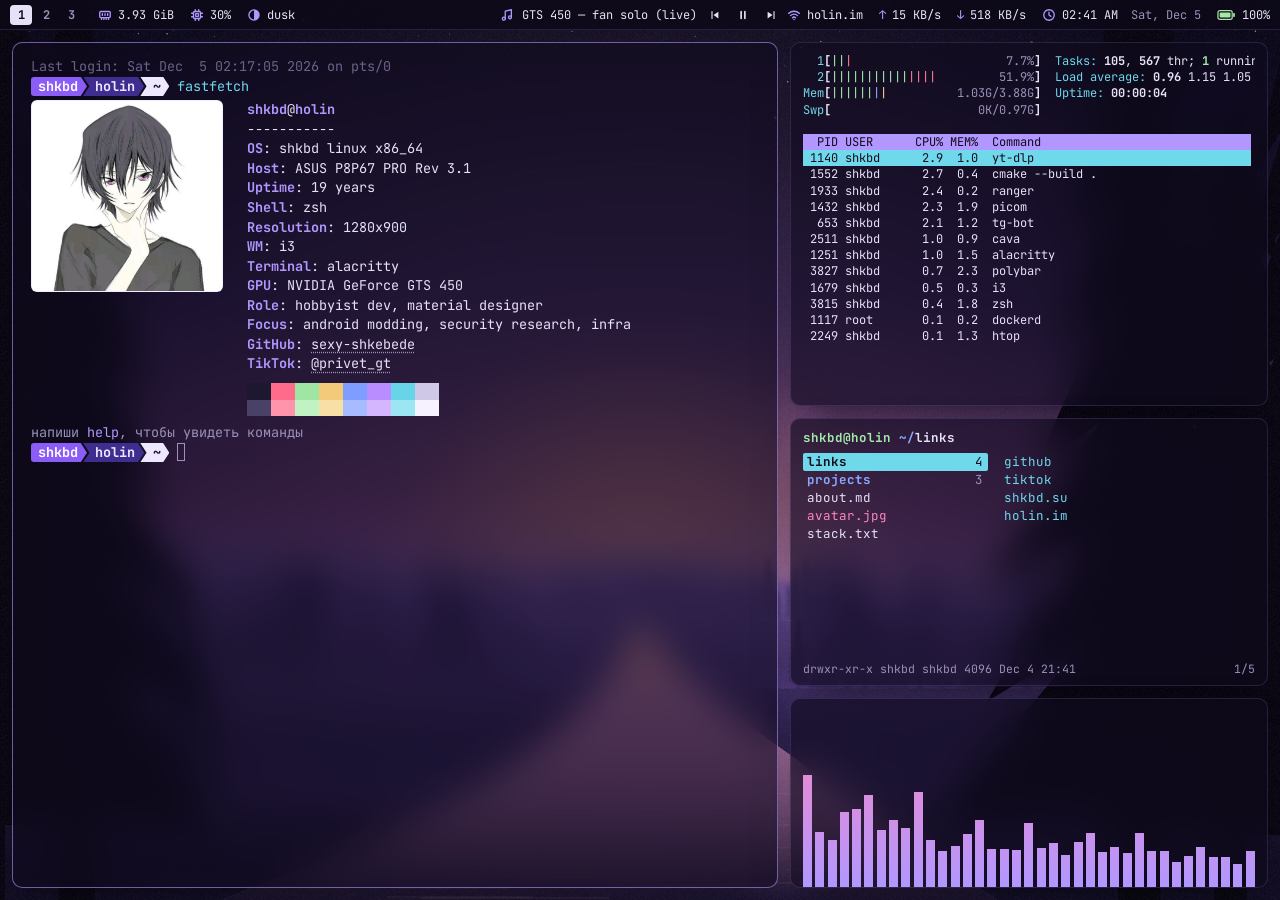
<file: index.html>
<!doctype html>
<html lang="ru" data-theme="dusk">
<head>
<meta charset="utf-8">
<meta name="viewport" content="width=device-width, initial-scale=1, viewport-fit=cover">
<title>shkbd@holin: ~</title>
<meta name="description" content="Wenduyx aka shkbd: android modding, security research, infra, material design.">
<meta name="theme-color" content="#0d0918">
<meta property="og:title" content="shkbd@holin">
<meta property="og:description" content="Wenduyx aka shkbd: android modding, security research, infra.">
<link rel="icon" href="avatar.jpg">
<link rel="apple-touch-icon" href="avatar.jpg">
<link rel="preconnect" href="https://fonts.googleapis.com">
<link rel="preconnect" href="https://fonts.gstatic.com" crossorigin>
<link rel="stylesheet" href="https://fonts.googleapis.com/css2?family=JetBrains+Mono:wght@200;400;700&display=swap">
<link rel="stylesheet" href="style.css">
<script>try{var t=localStorage.getItem('shkbd-theme');if(t)document.documentElement.setAttribute('data-theme',t)}catch(e){}</script>
</head>
<body>
<canvas id="wall" aria-hidden="true"></canvas>

<header class="bar">
  <div class="bar-l">
    <nav class="ws" aria-label="Рабочие столы">
      <button type="button" class="ws-btn on" data-ws="1" aria-current="true">1</button>
      <button type="button" class="ws-btn" data-ws="2" aria-current="false">2</button>
      <button type="button" class="ws-btn" data-ws="3" aria-current="false">3</button>
    </nav>
    <span class="mod hide-sm" title="Память">
      <svg viewBox="0 0 16 16" aria-hidden="true"><rect x="2" y="4" width="12" height="7" rx="1.2"/><path d="M5 6.5v2M8 6.5v2M11 6.5v2M4 11v2M6.7 11v2M9.3 11v2M12 11v2"/></svg>
      <span id="m-ram">3.94 GiB</span>
    </span>
    <span class="mod hide-sm" title="Процессор">
      <svg viewBox="0 0 16 16" aria-hidden="true"><rect x="4" y="4" width="8" height="8" rx="1.2"/><rect x="6.4" y="6.4" width="3.2" height="3.2" rx=".4"/><path d="M6 1.8V4M10 1.8V4M6 12v2.2M10 12v2.2M1.8 6H4M1.8 10H4M12 6h2.2M12 10h2.2"/></svg>
      <span id="m-cpu">3%</span>
    </span>
    <button type="button" class="mod mod-btn" id="m-theme" title="Сменить тему">
      <svg viewBox="0 0 16 16" aria-hidden="true"><circle cx="8" cy="8" r="5.8"/><path d="M8 2.2a5.8 5.8 0 0 1 0 11.6z" fill="currentColor" stroke="none"/></svg>
      <span id="m-theme-name">dusk</span>
    </button>
  </div>

  <div class="bar-c">
    <div class="mod music">
      <svg viewBox="0 0 16 16" aria-hidden="true"><path d="M6 12.2V3.6l7-1.6v8.6"/><circle cx="4.4" cy="12.2" r="1.7"/><circle cx="11.4" cy="10.6" r="1.7"/></svg>
      <span class="track hide-sm" id="m-track"></span>
      <button type="button" class="mbtn hide-sm" id="m-prev" aria-label="Предыдущий трек"><svg viewBox="0 0 16 16" aria-hidden="true"><path d="M4 3.5v9"/><path d="M12.5 3.5 6 8l6.5 4.5z" fill="currentColor" stroke="none"/></svg></button>
      <button type="button" class="mbtn" id="m-play" aria-label="Пауза"></button>
      <button type="button" class="mbtn hide-sm" id="m-next" aria-label="Следующий трек"><svg viewBox="0 0 16 16" aria-hidden="true"><path d="M12 3.5v9"/><path d="M3.5 3.5 10 8l-6.5 4.5z" fill="currentColor" stroke="none"/></svg></button>
    </div>
  </div>

  <div class="bar-r">
    <span class="mod hide-md">
      <svg viewBox="0 0 16 16" aria-hidden="true"><path d="M1.8 6.2a9 9 0 0 1 12.4 0M4 8.7a5.8 5.8 0 0 1 8 0M6.2 11.1a2.6 2.6 0 0 1 3.6 0"/><circle cx="8" cy="13.2" r=".9" fill="currentColor" stroke="none"/></svg>
      <span>holin.im</span>
    </span>
    <span class="mod hide-md"><span class="arr">↑</span><span id="m-up">5 KB/s</span></span>
    <span class="mod hide-md"><span class="arr">↓</span><span id="m-down">1.5 MB/s</span></span>
    <span class="mod">
      <svg viewBox="0 0 16 16" aria-hidden="true"><circle cx="8" cy="8" r="6"/><path d="M8 4.8V8l2.2 1.6"/></svg>
      <span id="m-clock">--:--</span><span class="hide-sm" id="m-date"></span>
    </span>
    <span class="mod" id="m-bat-wrap" title="Батарея">
      <svg viewBox="0 0 20 12" class="bat" aria-hidden="true"><rect x="1" y="1.5" width="15" height="9" rx="2"/><rect x="17" y="4" width="1.8" height="4" rx=".6" fill="currentColor" stroke="none"/><rect id="bat-fill" x="2.8" y="3.3" width="7" height="5.4" rx="1" fill="currentColor" stroke="none"/></svg>
      <span id="m-bat">60%</span>
    </span>
  </div>
</header>

<main class="desk" id="desk" data-ws="1">
  <div class="tiles">
    <section class="win term focused" id="w-term" aria-label="Терминал">
      <div class="term-body" id="term-body">
        <div class="out" id="out" role="log" aria-live="polite"></div>
        <form class="line input-line" id="cmd-form" autocomplete="off"><span id="prompt"></span><span id="typed"></span><input id="cmd" type="text" autocomplete="off" autocapitalize="none" autocorrect="off" spellcheck="false" enterkeyhint="send" aria-label="Команда терминала"></form>
      </div>
      <div class="chips" id="chips" aria-label="Быстрые команды"></div>
    </section>

    <div class="side">
      <section class="win htop" id="w-htop" aria-label="htop"><pre id="htop"></pre></section>
      <section class="win ranger" id="w-ranger" tabindex="0" aria-label="Файлы, ranger"></section>
      <section class="win cava" id="w-cava" aria-label="Визуализатор cava"><canvas id="cava" aria-hidden="true"></canvas></section>
    </div>
  </div>

  <div class="conky" id="conky">
    <div class="conky-time" id="conky-time">--:--</div>
    <div class="conky-date" id="conky-date"></div>
    <button type="button" class="conky-back" data-goto="1">тут пусто, вернуться на 1</button>
  </div>
</main>

<noscript><p class="nojs">тут терминал на javascript, включи его и обнови страницу</p></noscript>

<script src="config.js"></script>
<script src="app.js"></script>
</body>
</html>
</file>
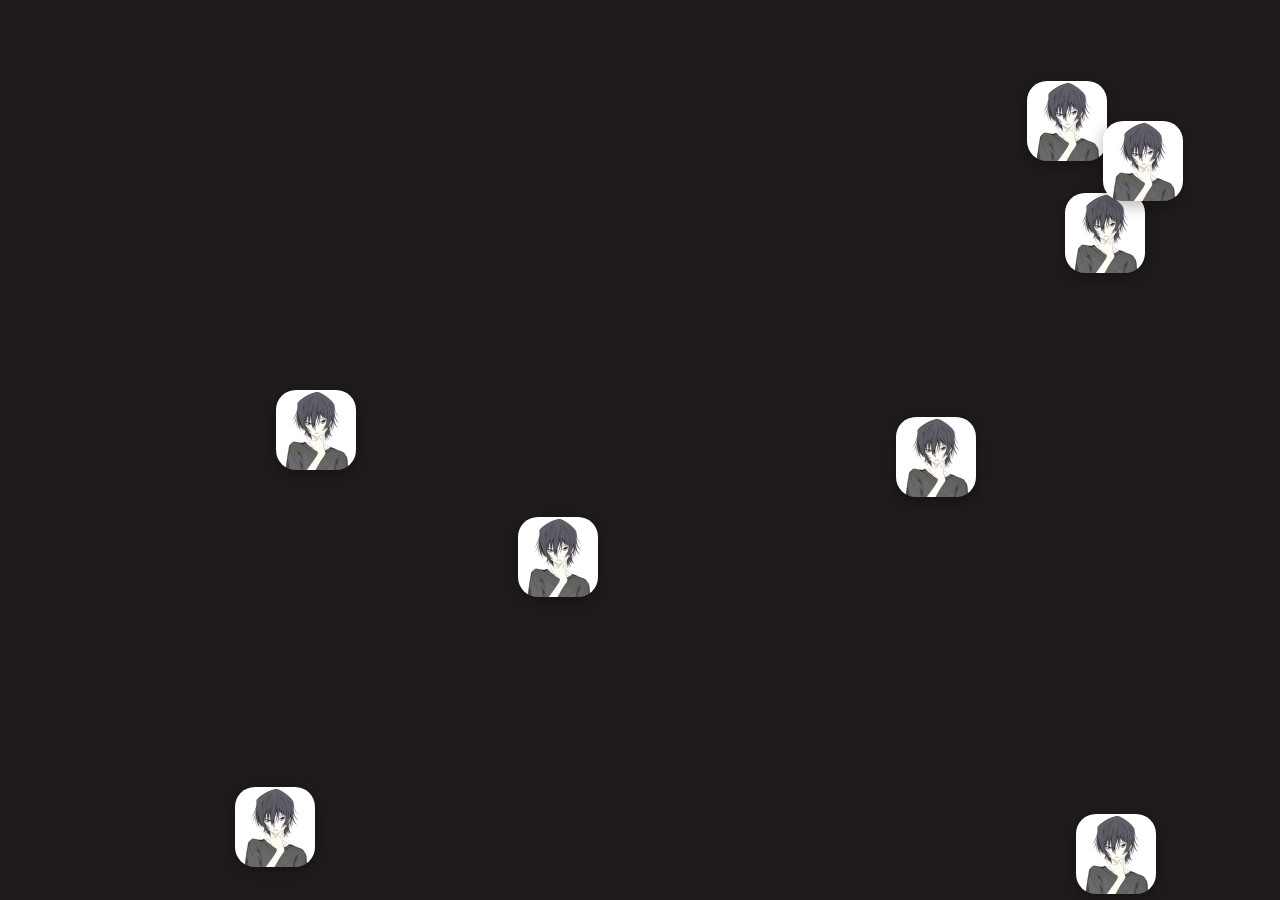
<file: bounce.html>
<!DOCTYPE html>
<html lang="ru">
<head>
    <meta charset="UTF-8">
    <meta name="viewport" content="width=device-width, initial-scale=1.0, maximum-scale=1.0, user-scalable=no">
    <title>bounce sonukast</title>
    <style>
        body {
            /* Тот самый розовый фон */
            background-color: #1f1a1c; 
            margin: 0;
            padding: 0;
            overflow: hidden; /* Чтобы не было полос прокрутки */
            width: 100vw;
            height: 100vh;
        }

        .bouncing-img {
            position: absolute;
            width: 80px; /* Размер аватарок можно поменять тут */
            height: 80px;
            border-radius: 20px;
            object-fit: cover;
            box-shadow: 0 4px 15px rgba(0,0,0,0.3);
        }
    </style>
</head>
<body>

    <div id="bouncing-area"></div>

    <script>
        const area = document.body;
        const imgCount = 8; // Количество аватарок
        const images = [];

        // Создаем аватарки
        for (let i = 0; i < imgCount; i++) {
            const img = document.createElement('img');
            img.src = 'sonuci1.png'; // Твоя аватарка из корня
            img.className = 'bouncing-img';
            area.appendChild(img);
            
            images.push({
                el: img,
                x: Math.random() * (window.innerWidth - 80),
                y: Math.random() * (window.innerHeight - 80),
                dx: (Math.random() - 0.5) * 4, // Скорость по X
                dy: (Math.random() - 0.5) * 4  // Скорость по Y
            });
        }

        function animate() {
            const winW = window.innerWidth;
            const winH = window.innerHeight;

            images.forEach(obj => {
                obj.x += obj.dx;
                obj.y += obj.dy;

                // Отскок от правой и левой стен
                if (obj.x <= 0 || obj.x >= winW - 80) {
                    obj.dx *= -1;
                }
                // Отскок от пола и потолка
                if (obj.y <= 0 || obj.y >= winH - 80) {
                    obj.dy *= -1;
                }

                obj.el.style.left = obj.x + 'px';
                obj.el.style.top = obj.y + 'px';
            });
            requestAnimationFrame(animate);
        }

        // Подстройка под изменение размера окна
        window.addEventListener('resize', () => {
            images.forEach(obj => {
                if (obj.x > window.innerWidth) obj.x = window.innerWidth - 80;
                if (obj.y > window.innerHeight) obj.y = window.innerHeight - 80;
            });
        });

        animate();
    </script>
</body>
</html>
</file>
<file: style.css>
/* style.css: i3-райс. Цвета каждой темы лежат в своём блоке [data-theme] */

:root {
  --font: "JetBrains Mono", ui-monospace, "SFMono-Regular", "Cascadia Mono", Menlo, Consolas, "DejaVu Sans Mono", "Liberation Mono", monospace;
  --fs: 13.5px;
  --lh: 1.45;
  --gap: 12px;
  --r: 10px;
  --bar-h: 30px;
  color-scheme: dark;
}

/* dusk: смесь обоих скринов. фиолетовые сумерки, ели, звёзды */
:root, :root[data-theme="dusk"] {
  --base: #0d0918;
  --win: 16 11 28; --win-a: .62;
  --bar: rgba(13, 9, 24, .82);
  --fg: #e7e1f7; --muted: #9b91b9; --dim: #6b6288;
  --line: rgba(177, 151, 255, .16); --line-hi: rgba(177, 151, 255, .6);
  --accent: #b197ff; --accent-2: #ff86c0;
  --cyan: #6fd8ea; --green: #a5e8a9; --yellow: #f5d58a; --red: #ff7a93; --blue: #8aa9ff;
  --sel: #6fd8ea; --sel-fg: #120c1d;
  --s1: #8b5cf6; --s1-fg: #ffffff;
  --s2: #3f2d8f; --s2-fg: #ece7ff;
  --s3: #ede7ff; --s3-fg: #1d1636;
  --c0: #1d1730; --c1: #ff6b8b; --c2: #9fe6a4; --c3: #f3c97a; --c4: #7f9cff; --c5: #b98cff; --c6: #67d4e8; --c7: #cfc8e6;
  --c8: #4a4166; --c9: #ff94ab; --c10: #c0f2c3; --c11: #f8dfa6; --c12: #a7bcff; --c13: #d4b6ff; --c14: #9be6f2; --c15: #f6f2ff;
}

/* forest: первый скрин. бирюзовый туман и оранжевый закат */
:root[data-theme="forest"] {
  --base: #07141c;
  --win: 8 21 30; --win-a: .6;
  --bar: rgba(7, 19, 27, .84);
  --fg: #e6eef2; --muted: #8fa7b4; --dim: #5d7684;
  --line: rgba(120, 180, 220, .16); --line-hi: rgba(90, 160, 255, .6);
  --accent: #4c9cff; --accent-2: #ff9a4d;
  --cyan: #57d1d9; --green: #8fd16a; --yellow: #ffd166; --red: #ff5d7a; --blue: #4c9cff;
  --sel: #57d1d9; --sel-fg: #071319;
  --s1: #1f6feb; --s1-fg: #ffffff;
  --s2: #3730a3; --s2-fg: #e8e8ff;
  --s3: #eef3f6; --s3-fg: #0d1b24;
  --c0: #222222; --c1: #ff2f6e; --c2: #7fb020; --c3: #ff9a1f; --c4: #1a6fd6; --c5: #9a5bff; --c6: #4b5560; --c7: #cfd0cc;
  --c8: #555555; --c9: #ff5e94; --c10: #b5e04b; --c11: #ffe066; --c12: #3a3ab0; --c13: #a56bff; --c14: #8a98a4; --c15: #f2f2ee;
}

/* nebula: второй скрин. космос, планета, мадженту */
:root[data-theme="nebula"] {
  --base: #07030d;
  --win: 14 7 23; --win-a: .64;
  --bar: rgba(14, 6, 22, .84);
  --fg: #ece4f7; --muted: #a596be; --dim: #6e5f88;
  --line: rgba(215, 123, 255, .17); --line-hi: rgba(215, 123, 255, .6);
  --accent: #d77bff; --accent-2: #ff8ccf;
  --cyan: #74e0e0; --green: #b8e986; --yellow: #f2d66b; --red: #ff6688; --blue: #8fb4ff;
  --sel: #74e0e0; --sel-fg: #0f0717;
  --s1: #c026d3; --s1-fg: #ffffff;
  --s2: #6b21a8; --s2-fg: #f5e8ff;
  --s3: #f5eaff; --s3-fg: #24102f;
  --c0: #160d22; --c1: #e8566b; --c2: #9fc76a; --c3: #e6c85a; --c4: #7aa6da; --c5: #c397d8; --c6: #70c0b1; --c7: #e3dceb;
  --c8: #4b3d5e; --c9: #ff7d8f; --c10: #c2e591; --c11: #f5df8a; --c12: #a3c4ee; --c13: #dcb8ec; --c14: #96dccf; --c15: #fbf8ff;
}

*, *::before, *::after { box-sizing: border-box; }
html, body { margin: 0; }
html { height: 100%; background: var(--base); }

body {
  height: 100vh;
  height: 100dvh;
  display: flex;
  flex-direction: column;
  overflow: hidden;
  font: var(--fs)/var(--lh) var(--font);
  font-variant-ligatures: none;
  font-feature-settings: "liga" 0, "calt" 0;
  color: var(--fg);
  -webkit-font-smoothing: antialiased;
  -moz-osx-font-smoothing: grayscale;
  -webkit-tap-highlight-color: transparent;
  -webkit-text-size-adjust: 100%;
  text-size-adjust: 100%;
}

::selection { background: var(--accent); color: rgb(var(--win)); }
:focus-visible { outline: 1px solid var(--accent); outline-offset: 2px; }
button { -webkit-appearance: none; appearance: none; }

#wall {
  position: fixed;
  top: 0; left: 0;
  width: 100vw;
  height: 100vh;
  height: 100lvh;
  z-index: -1;
  display: block;
}

/* ── верхняя панель (polybar) ─────────────────────────── */
.bar {
  position: relative;
  z-index: 3;
  flex: none;
  display: grid;
  grid-template-columns: minmax(0, 1fr) auto minmax(0, 1fr);
  align-items: center;
  gap: 16px;
  height: calc(var(--bar-h) + env(safe-area-inset-top, 0px));
  padding: env(safe-area-inset-top, 0px) max(10px, env(safe-area-inset-right, 0px)) 0 max(10px, env(safe-area-inset-left, 0px));
  background: var(--bar);
  border-bottom: 1px solid var(--line);
  -webkit-backdrop-filter: blur(14px) saturate(1.2);
  backdrop-filter: blur(14px) saturate(1.2);
  font-size: 12px;
  line-height: 1;
  white-space: nowrap;
  -webkit-user-select: none;
  user-select: none;
}
.bar-l, .bar-r { display: flex; align-items: center; gap: 16px; min-width: 0; }
.bar-r { justify-content: flex-end; }
.bar-c { display: flex; justify-content: center; min-width: 0; }

.ws { display: flex; gap: 3px; }
.ws-btn {
  font: inherit;
  font-weight: 700;
  color: var(--muted);
  background: transparent;
  border: 0;
  border-radius: 4px;
  min-width: 22px;
  height: 20px;
  padding: 0 6px;
  cursor: pointer;
}
.ws-btn:hover { color: var(--fg); background: rgb(255 255 255 / .07); }
.ws-btn.on { background: var(--fg); color: var(--base); }
.ws-btn.busy:not(.on) { color: var(--fg); box-shadow: inset 0 -2px 0 var(--accent); }

.mod { display: inline-flex; align-items: center; gap: 6px; color: var(--fg); }
.mod svg {
  width: 14px; height: 14px; flex: none;
  fill: none; stroke: currentColor; stroke-width: 1.5; stroke-linecap: round; stroke-linejoin: round;
  color: var(--accent);
}
.mod svg.bat { width: 19px; height: 12px; stroke-width: 1.3; }
.mod-btn {
  font: inherit; color: inherit;
  background: none; border: 0;
  padding: 3px 5px; margin: 0 -5px;
  border-radius: 4px;
  cursor: pointer;
}
.mod-btn:hover { background: rgb(255 255 255 / .07); }
#m-date { margin-left: 1ch; color: var(--muted); }
.arr { color: var(--accent); }
.music { gap: 8px; }
.track { max-width: 34ch; overflow: hidden; text-overflow: ellipsis; }
.mbtn {
  display: inline-grid; place-items: center;
  width: 20px; height: 20px; padding: 0;
  border: 0; border-radius: 4px;
  background: none; color: var(--fg);
  cursor: pointer;
}
.mbtn:hover { background: rgb(255 255 255 / .08); }
.mbtn svg { color: var(--fg); width: 12px; height: 12px; }
.bat-low svg { color: var(--red); }
.bat-chg svg { color: var(--green); }

/* ── рабочий стол и окна ──────────────────────────────── */
.desk {
  position: relative;
  flex: 1;
  min-height: 0;
  padding: var(--gap) max(var(--gap), env(safe-area-inset-right, 0px)) max(var(--gap), env(safe-area-inset-bottom, 0px)) max(var(--gap), env(safe-area-inset-left, 0px));
}
.tiles {
  height: 100%;
  display: grid;
  grid-template-columns: minmax(0, 1.6fr) minmax(310px, 1fr);
  gap: var(--gap);
}
.side {
  min-height: 0;
  display: grid;
  grid-template-rows: minmax(0, 1.15fr) minmax(0, .85fr) minmax(0, .6fr);
  gap: var(--gap);
}

.win {
  position: relative;
  min-width: 0;
  min-height: 0;
  overflow: hidden;
  background: rgb(var(--win) / var(--win-a));
  border: 1px solid var(--line);
  border-radius: var(--r);
  -webkit-backdrop-filter: blur(18px) saturate(1.2);
  backdrop-filter: blur(18px) saturate(1.2);
  box-shadow: 0 18px 40px -20px rgb(0 0 0 / .7);
  transition: border-color .15s ease;
}
.win.focused { border-color: var(--line-hi); }
.win.flash { animation: flash .7s ease; }
@keyframes flash { 0%, 40% { border-color: var(--accent-2); } }

.desk:not([data-ws="1"]) .tiles { display: none; }
.conky { display: none; }
.desk:not([data-ws="1"]) .conky { display: flex; }

/* ── терминал ─────────────────────────────────────────── */
.term { display: flex; flex-direction: column; }
.term-body {
  position: relative;
  flex: 1;
  min-height: 0;
  overflow-y: auto;
  overflow-x: hidden;
  padding: 14px 18px 12px;
  overscroll-behavior: contain;
  scrollbar-width: thin;
  scrollbar-color: var(--dim) transparent;
  cursor: text;
}
.term-body::-webkit-scrollbar { width: 8px; }
.term-body::-webkit-scrollbar-thumb { background: var(--dim); border-radius: 8px; border: 2px solid transparent; background-clip: padding-box; }

.line {
  white-space: pre-wrap;
  overflow-wrap: anywhere;
  min-height: calc(var(--lh) * 1em);
}
.out a { color: var(--cyan); text-decoration: underline; text-decoration-color: color-mix(in srgb, var(--cyan) 40%, transparent); text-underline-offset: 3px; }
.out a:hover { text-decoration-color: currentColor; }

.input-line { position: relative; margin: 0; }
#cmd {
  position: absolute;
  inset: 0;
  width: 100%;
  height: 100%;
  margin: 0; padding: 0; border: 0;
  opacity: 0;
  font-size: 16px; /* меньше 16px = iOS зумит при фокусе */
  color: transparent;
  background: transparent;
  caret-color: transparent;
  pointer-events: none;
}

.cursor { background: var(--fg); color: rgb(var(--win)); animation: blink 1.1s steps(1) infinite; }
@keyframes blink { 50% { background: transparent; color: inherit; } }
.term:not(.typing) .cursor { background: transparent; color: inherit; box-shadow: inset 0 0 0 1px var(--muted); animation: none; }
.hl-ok { color: var(--cyan); }
.hl-bad { color: var(--red); }
.cursor.hl-ok, .cursor.hl-bad { color: rgb(var(--win)); }
.term:not(.typing) .cursor.hl-ok { color: var(--cyan); }
.term:not(.typing) .cursor.hl-bad { color: var(--red); }

/* powerline-промпт: shkbd > holin > ~ */
.pl { display: inline-flex; vertical-align: top; margin-right: 1ch; }
.pl-seg {
  font-weight: 700;
  padding: 0 1.1ch 0 1.55ch;
  margin-right: -.5ch;
  clip-path: polygon(0 0, calc(100% - .8ch) 0, 100% 50%, calc(100% - .8ch) 100%, 0 100%, .8ch 50%);
}
.pl-seg.s1 {
  padding-left: .9ch;
  border-radius: 3px 0 0 3px;
  clip-path: polygon(0 0, calc(100% - .8ch) 0, 100% 50%, calc(100% - .8ch) 100%, 0 100%);
  background: var(--s1); color: var(--s1-fg);
}
.pl-seg.s2 { background: var(--s2); color: var(--s2-fg); }
.pl-seg.s3 { background: var(--s3); color: var(--s3-fg); margin-right: 0; }

/* цвета вывода */
.c-acc { color: var(--accent); }
.c-acc2 { color: var(--accent-2); }
.c-cyan { color: var(--cyan); }
.c-green { color: var(--green); }
.c-yellow { color: var(--yellow); }
.c-red { color: var(--red); }
.c-blue { color: var(--blue); }
.c-muted { color: var(--muted); }
.c-dim { color: var(--dim); }
.b { font-weight: 700; }

/* fastfetch / neofetch */
.ff {
  display: flex;
  flex-wrap: wrap;
  align-items: flex-start;
  gap: .6em 3ch;
  margin: .3em 0 .55em;
}
.ff-img {
  display: block;
  flex: none;
  width: clamp(140px, 15vw, 214px);
  height: auto;
  aspect-ratio: 1;
  object-fit: cover;
  border-radius: 6px;
  border: 1px solid var(--line);
  background: #fff;
}
.ff-art {
  flex: none;
  margin: 0;
  font: inherit;
  line-height: 1.2;
  white-space: pre;
  font-size: min(1em, calc((100vw - 48px) / 26.6));
}
.ff-info { flex: 1 1 31ch; min-width: 0; }
.ff-row { padding-left: 2ch; text-indent: -2ch; }
.ff-k { color: var(--accent); font-weight: 700; }
.ff-info a { color: inherit; text-decoration: underline dotted; text-decoration-color: var(--muted); text-underline-offset: 3px; }
.ff-info a:hover { color: var(--cyan); text-decoration-style: solid; }
.ff-blocks { margin-top: .7em; line-height: 0; }
.ff-blocks i { display: inline-block; width: 3ch; height: calc(1.2 * var(--fs)); }
.a1 { color: var(--accent); }
.a2 { color: var(--accent-2); }
.a3 { color: var(--muted); }

.cat-img { display: block; width: min(220px, 60%); height: auto; aspect-ratio: 1; border-radius: 6px; margin: .3em 0; border: 1px solid var(--line); background: #fff; }

/* кнопки команд (тач) */
.chips {
  display: none;
  flex: none;
  gap: 6px;
  padding: 8px 10px calc(8px + env(safe-area-inset-bottom, 0px) * 0);
  border-top: 1px solid var(--line);
  overflow-x: auto;
  scrollbar-width: none;
  -webkit-overflow-scrolling: touch;
}
.chips::-webkit-scrollbar { display: none; }
.chip {
  flex: none;
  font: inherit;
  font-size: 12px;
  line-height: 1;
  color: var(--accent);
  background: rgb(255 255 255 / .05);
  border: 1px solid var(--line);
  border-radius: 5px;
  padding: 8px 10px;
  cursor: pointer;
}
.chip:active { background: var(--accent); color: rgb(var(--win)); }

/* ── htop ─────────────────────────────────────────────── */
.htop { padding: 10px 12px; }
#htop {
  margin: 0;
  height: 100%;
  overflow: hidden;
  font: inherit;
  font-size: 12px;
  line-height: 1.35;
  white-space: pre;
}
.h-lbl { color: var(--cyan); }
.h-br { color: var(--fg); font-weight: 700; }
.h-g { color: var(--green); }
.h-r { color: var(--red); }
.h-b { color: var(--blue); }
.h-y { color: var(--yellow); }
.h-m { color: var(--muted); }
.h-hdr { background: var(--accent); color: rgb(var(--win)); }
.h-sel { background: var(--sel); color: var(--sel-fg); }

/* ── ranger ───────────────────────────────────────────── */
.ranger {
  display: flex;
  flex-direction: column;
  padding: 10px 12px 8px;
  font-size: 12.5px;
  outline: none;
}
.ranger:focus-visible { border-color: var(--accent); }
.rg-head { white-space: nowrap; overflow: hidden; text-overflow: ellipsis; margin-bottom: 6px; }
.rg-head .u { color: var(--green); font-weight: 700; }
.rg-head .p { color: var(--blue); font-weight: 700; }
.rg-head .f { color: var(--fg); font-weight: 700; }
.rg-cols {
  flex: 1;
  min-height: 0;
  display: grid;
  grid-template-columns: minmax(0, .85fr) minmax(0, 1.15fr);
  gap: 0 16px;
}
.rg-list { list-style: none; margin: 0; padding: 0; overflow-y: auto; scrollbar-width: none; }
.rg-item {
  display: flex;
  justify-content: space-between;
  gap: 8px;
  padding: 0 .6ch;
  white-space: nowrap;
  cursor: pointer;
  border-radius: 2px;
}
.rg-item .n { overflow: hidden; text-overflow: ellipsis; }
.rg-item .m { color: var(--muted); }
.rg-item.t-dir .n { color: var(--blue); font-weight: 700; }
.rg-item.t-link .n { color: var(--cyan); }
.rg-item.t-img .n { color: var(--accent-2); }
.rg-item.t-up .n { color: var(--muted); }
.rg-item:hover { background: rgb(255 255 255 / .06); }
.rg-item.sel, .rg-item.sel:hover { background: var(--sel); color: var(--sel-fg); }
.rg-item.sel .n, .rg-item.sel .m { color: inherit; }
.rg-prev { min-width: 0; overflow: hidden; white-space: pre-wrap; overflow-wrap: anywhere; color: var(--fg); }
.rg-prev .rg-img { display: block; width: 100%; max-width: 160px; height: auto; aspect-ratio: 1; border-radius: 4px; background: #fff; }
.rg-prev a { color: var(--cyan); text-underline-offset: 3px; }
.rg-hint { color: var(--muted); margin-top: .6em; }
.rg-foot {
  display: flex;
  justify-content: space-between;
  gap: 12px;
  margin-top: 6px;
  color: var(--muted);
  font-size: 11.5px;
  white-space: nowrap;
}
.rg-foot span:first-child { overflow: hidden; text-overflow: ellipsis; }

/* ── cava ─────────────────────────────────────────────── */
.cava { padding: 10px 12px 0; }
#cava { display: block; width: 100%; height: 100%; }

/* ── пустой рабочий стол: часы как в conky ────────────── */
.conky {
  position: absolute;
  inset: 0;
  flex-direction: column;
  justify-content: center;
  align-items: flex-start;
  gap: 8px;
  padding: 0 9vw;
  color: var(--fg);
  text-shadow: 0 2px 24px rgb(0 0 0 / .45);
}
.conky-time { font-size: clamp(64px, 12vw, 152px); font-weight: 200; line-height: 1; letter-spacing: -.03em; }
.conky-date { font-size: clamp(14px, 1.6vw, 20px); opacity: .9; }
.conky-back {
  margin-top: 22px;
  font: inherit; font-size: 12px;
  color: var(--fg); opacity: .75;
  background: rgb(var(--win) / .5);
  border: 1px solid var(--line);
  border-radius: 5px;
  padding: 8px 12px;
  cursor: pointer;
}
.conky-back:hover { opacity: 1; }

.nojs { position: fixed; inset: auto 0 0 0; margin: 0; padding: 12px; text-align: center; background: var(--base); }

/* ── адаптив ──────────────────────────────────────────── */
@media (max-width: 1180px) {
  .hide-md { display: none !important; }
}

@media (max-width: 860px) {
  :root { --fs: 12.5px; --gap: 8px; }
  body { height: auto; min-height: 100vh; min-height: 100dvh; overflow-x: hidden; overflow-y: auto; }
  .bar { position: sticky; top: 0; grid-template-columns: auto minmax(0, 1fr) auto; gap: 12px; }
  .bar-l, .bar-r { gap: 12px; }
  .hide-sm { display: none !important; }
  .desk { flex: none; }
  .desk:not([data-ws="1"]) { min-height: calc(100dvh - var(--bar-h)); }
  .tiles { display: flex; flex-direction: column; height: auto; }
  .side { display: flex; flex-direction: column; }
  .term { height: 76vh; height: 76svh; min-height: 440px; }
  .term-body { padding: 12px 12px 10px; overscroll-behavior: auto; }
  .chips { display: flex; }
  .htop { height: 236px; }
  .ranger { height: 290px; }
  .cava { height: 120px; }
}

@media (pointer: coarse) {
  .chips { display: flex; }
}

@media (prefers-reduced-motion: reduce) {
  .cursor { animation: none; }
  .win { transition: none; }
  .win.flash { animation: none; }
}
</file>
